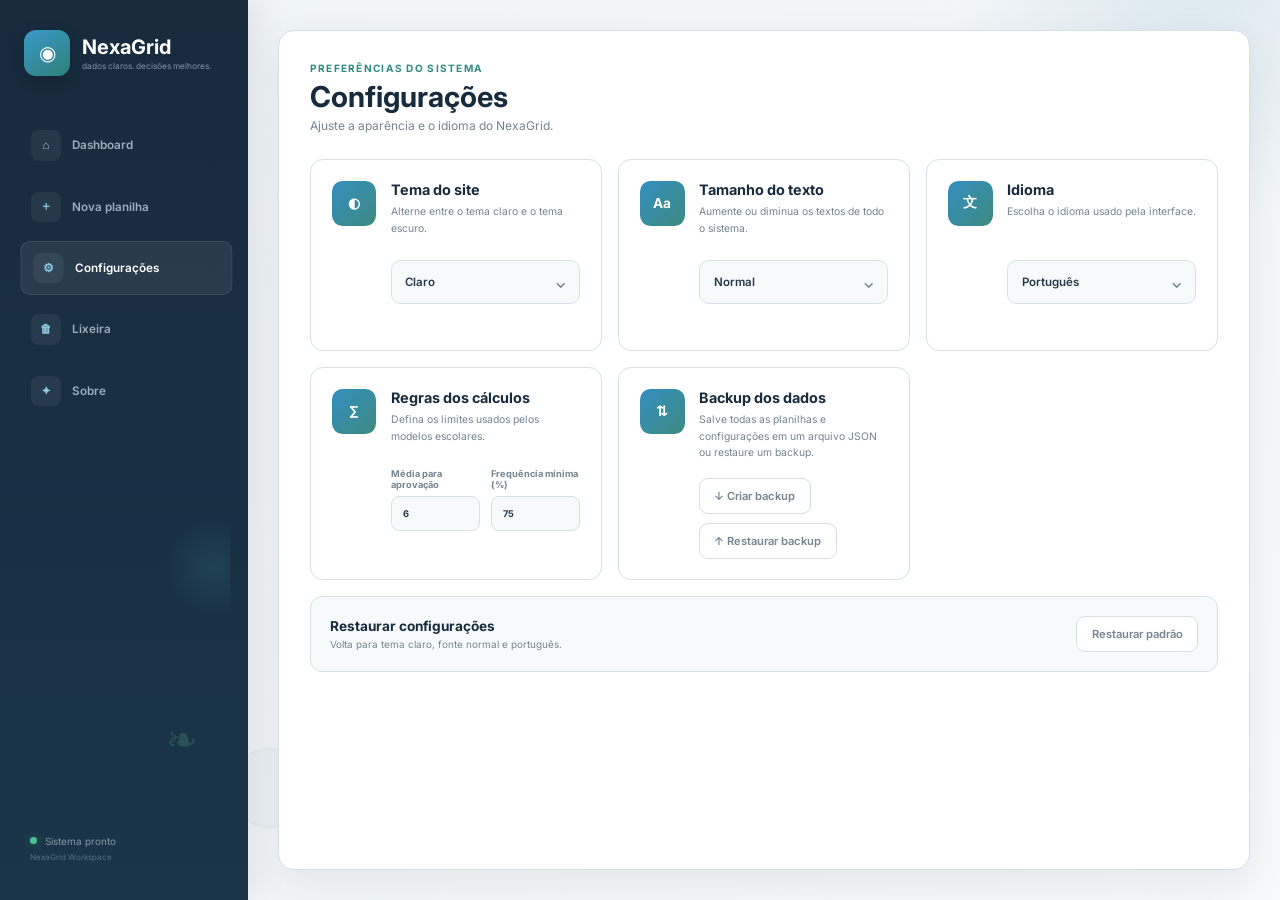
<file: configuracoes.html>
<!--
=============================================================
NEXAGRID - PÁGINA DE CONFIGURAÇÕES
=============================================================

Esta página foi separada do index para deixar o projeto mais organizado.

Ela permite alterar preferências gerais do SITE, e não apenas de uma
planilha específica:
- tema claro/escuro;
- tamanho geral dos textos;
- idioma;
- regras usadas por alguns modelos.

As escolhas são salvas no localStorage pelo script.js.
=============================================================
-->
<!doctype html>
<html lang="pt-BR">
  <head>
    <meta charset="UTF-8" />
    <meta name="viewport" content="width=device-width, initial-scale=1.0" />
    <title>Configurações - NexaGrid</title>
    <link rel="stylesheet" href="style.css" />
  </head>

  <body>
    <!-- decoração discreta do fundo -->
    <div class="bolha bolha-1"></div>
    <div class="bolha bolha-2"></div>
    <div class="bolha bolha-3"></div>

    <!-- ================================================= -->
    <!-- MENU LATERAL -->
    <!-- ================================================= -->
    <aside>
      <div class="marca">
        <div class="logo-nexagrid"><span>◉</span></div>
        <div>
          <h1>NexaGrid</h1>
          <p>dados claros. decisões melhores.</p>
        </div>
      </div>

      <nav>
        <button onclick="window.location.href = 'index.html'">
          <span class="icone-menu">⌂</span>
          <span class="texto-menu" data-i18n="nav.dashboard">Dashboard</span>
        </button>

        <button onclick="window.location.href = 'index.html?nova=1'">
          <span class="icone-menu">＋</span>
          <span class="texto-menu" data-i18n="nav.new">Nova planilha</span>
        </button>

        <button class="menu-ativo">
          <span class="icone-menu">⚙</span>
          <span class="texto-menu" data-i18n="nav.settings">Configurações</span>
        </button>

        <!-- acesso à lixeira de planilhas -->
        <button onclick="window.location.href = 'lixeira.html'">
          <span class="icone-menu">🗑</span>
          <span class="texto-menu" data-i18n="nav.trash">Lixeira</span>
        </button>

        <button onclick="window.location.href = 'sobre.html'">
          <span class="icone-menu">✦</span>
          <span class="texto-menu" data-i18n="nav.about">Sobre</span>
        </button>
      </nav>

      <div class="natureza-menu">
        <div class="sol-menu"></div>
        <div class="folha-menu">❧</div>
      </div>

      <footer class="rodape-menu">
        <div class="status-online">
          <span></span>
          <span data-i18n="status.ready">Sistema pronto</span>
        </div>
        <small>NexaGrid Workspace</small>
      </footer>
    </aside>

    <!-- ================================================= -->
    <!-- PÁGINA DE CONFIGURAÇÕES -->
    <!-- ================================================= -->
    <main>
      <section id="configuracoes" class="pagina-configuracoes">
        <header class="cabecalho-configuracoes">
          <div>
            <p class="saudacao" data-i18n="settings.eyebrow">
              Preferências do sistema
            </p>
            <h2 data-i18n="settings.title">Configurações</h2>
            <p class="subtitulo" data-i18n="settings.subtitle">
              Ajuste a aparência e o idioma do NexaGrid.
            </p>
          </div>
        </header>

        <div class="grade-configuracoes">
          <!-- ================================================= -->
          <!-- TEMA -->
          <!-- ================================================= -->
          <article class="card-configuracao">
            <div class="icone-configuracao">◐</div>

            <div class="conteudo-configuracao">
              <h3 data-i18n="settings.theme">Tema do site</h3>
              <p data-i18n="settings.themeText">
                Alterne entre o tema claro e o tema escuro.
              </p>

              <!--
                menu próprio do NexaGrid.
                não usa o menu padrão do navegador.
              -->
              <div class="select-personalizado" data-input="configTema">
                <input id="configTema" type="hidden" value="light" />

                <button
                  type="button"
                  class="select-personalizado-botao"
                  onclick="alternarMenuConfiguracao(this)"
                  aria-expanded="false"
                >
                  <span class="select-personalizado-valor">Claro</span>
                  <span class="select-personalizado-seta">⌄</span>
                </button>

                <div class="select-personalizado-menu">
                  <button
                    type="button"
                    data-value="light"
                    data-i18n="settings.light"
                    onclick="selecionarOpcaoConfiguracao(this, 'configTema')"
                  >
                    Claro
                  </button>

                  <button
                    type="button"
                    data-value="dark"
                    data-i18n="settings.dark"
                    onclick="selecionarOpcaoConfiguracao(this, 'configTema')"
                  >
                    Escuro
                  </button>
                </div>
              </div>
            </div>
          </article>

          <!-- ================================================= -->
          <!-- TAMANHO DA FONTE -->
          <!-- ================================================= -->
          <article class="card-configuracao">
            <div class="icone-configuracao">Aa</div>

            <div class="conteudo-configuracao">
              <h3 data-i18n="settings.font">Tamanho do texto</h3>
              <p data-i18n="settings.fontText">
                Aumente ou diminua os textos de todo o sistema.
              </p>

              <div class="select-personalizado" data-input="configFonte">
                <input id="configFonte" type="hidden" value="normal" />

                <button
                  type="button"
                  class="select-personalizado-botao"
                  onclick="alternarMenuConfiguracao(this)"
                  aria-expanded="false"
                >
                  <span class="select-personalizado-valor">Normal</span>
                  <span class="select-personalizado-seta">⌄</span>
                </button>

                <div class="select-personalizado-menu">
                  <button
                    type="button"
                    data-value="small"
                    data-i18n="font.small"
                    onclick="selecionarOpcaoConfiguracao(this, 'configFonte')"
                  >
                    Pequena
                  </button>

                  <button
                    type="button"
                    data-value="normal"
                    data-i18n="font.normal"
                    onclick="selecionarOpcaoConfiguracao(this, 'configFonte')"
                  >
                    Normal
                  </button>

                  <button
                    type="button"
                    data-value="large"
                    data-i18n="font.large"
                    onclick="selecionarOpcaoConfiguracao(this, 'configFonte')"
                  >
                    Grande
                  </button>
                </div>
              </div>
            </div>
          </article>

          <!-- ================================================= -->
          <!-- IDIOMA -->
          <!-- ================================================= -->
          <article class="card-configuracao">
            <div class="icone-configuracao">文</div>

            <div class="conteudo-configuracao">
              <h3 data-i18n="settings.language">Idioma</h3>
              <p data-i18n="settings.languageText">
                Escolha o idioma usado pela interface.
              </p>

              <div class="select-personalizado" data-input="configIdioma">
                <input id="configIdioma" type="hidden" value="pt-BR" />

                <button
                  type="button"
                  class="select-personalizado-botao"
                  onclick="alternarMenuConfiguracao(this)"
                  aria-expanded="false"
                >
                  <span class="select-personalizado-valor">Português</span>
                  <span class="select-personalizado-seta">⌄</span>
                </button>

                <div class="select-personalizado-menu">
                  <button
                    type="button"
                    data-value="pt-BR"
                    onclick="selecionarOpcaoConfiguracao(this, 'configIdioma')"
                  >
                    Português
                  </button>

                  <button
                    type="button"
                    data-value="en"
                    onclick="selecionarOpcaoConfiguracao(this, 'configIdioma')"
                  >
                    English
                  </button>
                </div>
              </div>
            </div>
          </article>

          <!-- ================================================= -->
          <!-- REGRAS DOS MODELOS -->
          <!-- ================================================= -->
          <article class="card-configuracao card-configuracao-largo">
            <div class="icone-configuracao">∑</div>
            <div class="conteudo-configuracao">
              <h3 data-i18n="settings.rules">Regras dos cálculos</h3>
              <p data-i18n="settings.rulesText">
                Defina os limites usados pelos modelos escolares.
              </p>

              <div class="grade-regras">
                <label>
                  <span data-i18n="settings.passGrade"
                    >Média para aprovação</span
                  >
                  <input
                    id="configMediaAprovacao"
                    type="number"
                    min="0"
                    max="10"
                    step="0.1"
                    value="6"
                    onchange="alterarConfiguracoes()"
                  />
                </label>

                <label>
                  <span data-i18n="settings.minAttendance"
                    >Frequência mínima (%)</span
                  >
                  <input
                    id="configFrequenciaMinima"
                    type="number"
                    min="0"
                    max="100"
                    step="1"
                    value="75"
                    onchange="alterarConfiguracoes()"
                  />
                </label>
              </div>
            </div>
          </article>

          <!-- ================================================= -->
          <!-- BACKUP -->
          <!-- ================================================= -->
          <article class="card-configuracao card-configuracao-largo">
            <div class="icone-configuracao">⇅</div>
            <div class="conteudo-configuracao">
              <h3 data-i18n="settings.backup">Backup dos dados</h3>
              <p data-i18n="settings.backupText">
                Salve todas as planilhas e configurações em um arquivo JSON ou
                restaure um backup.
              </p>

              <div class="acoes-configuracao">
                <button
                  type="button"
                  onclick="exportarBackup()"
                  data-i18n="settings.backupExport"
                >
                  ↓ Criar backup
                </button>
                <button
                  type="button"
                  onclick="selecionarBackup()"
                  data-i18n="settings.backupImport"
                >
                  ↑ Restaurar backup
                </button>
                <input
                  id="arquivoBackup"
                  class="arquivo-escondido"
                  type="file"
                  accept=".json,application/json"
                  onchange="importarBackup(event)"
                />
              </div>
            </div>
          </article>
        </div>

        <!-- restaura as configurações gerais -->
        <section class="area-restaurar-config">
          <div>
            <h3 data-i18n="settings.restoreTitle">Restaurar configurações</h3>
            <p data-i18n="settings.restoreText">
              Volta para tema claro, fonte normal e português.
            </p>
          </div>

          <button
            onclick="restaurarConfiguracoes()"
            data-i18n="settings.restore"
          >
            Restaurar padrão
          </button>
        </section>
      </section>
    </main>

    <!-- ================================================= -->
    <!-- MODAL DE NOTIFICAÇÃO DO NEXAGRID -->
    <!-- ================================================= -->
    <!-- necessário para confirmar a restauração sem usar alert/confirm do navegador -->
    <dialog id="modalNotificacao" class="modal-notificacao">
      <div class="conteudo-notificacao">
        <div class="topo-notificacao">
          <div id="iconeNotificacao" class="icone-notificacao">!</div>

          <div>
            <h2 id="notificacaoTitulo">NexaGrid</h2>
            <p id="notificacaoMensagem"></p>
          </div>
        </div>

        <div id="areaInputNotificacao" class="area-input-notificacao escondido">
          <input id="inputNotificacao" autocomplete="off" />
        </div>

        <footer>
          <button
            type="button"
            id="botaoCancelarNotificacao"
            onclick="cancelarNotificacao()"
          >
            Cancelar
          </button>

          <button
            type="button"
            id="botaoConfirmarNotificacao"
            class="principal"
            onclick="confirmarNotificacao()"
          >
            OK
          </button>
        </footer>
      </div>
    </dialog>

    <script src="script.js"></script>
  </body>
</html>
</file>
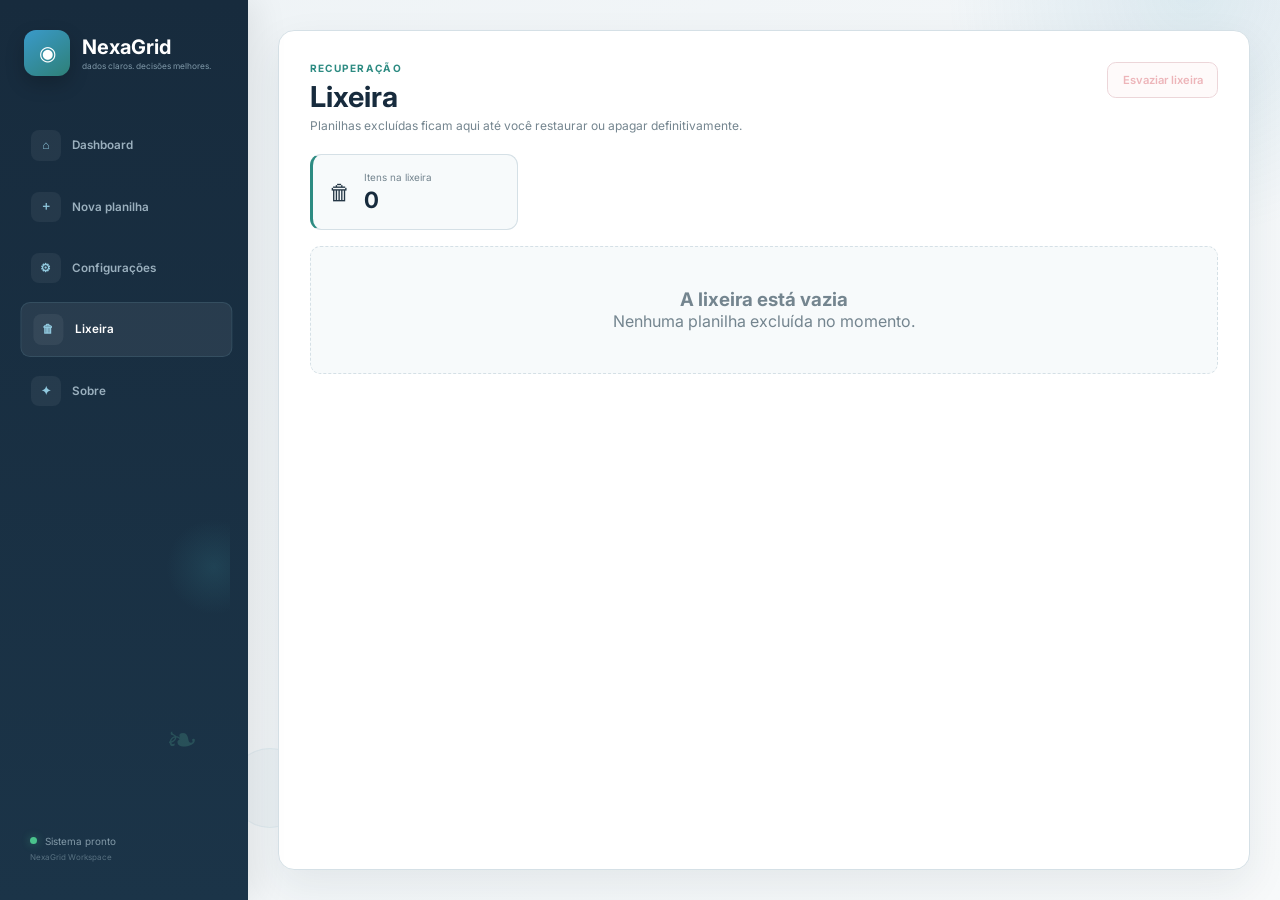
<file: lixeira.html>
<!--
=============================================================
NEXAGRID - LIXEIRA
=============================================================

Esta página mostra planilhas que foram excluídas pelo usuário.

A exclusão normal não apaga mais a planilha imediatamente. Em vez disso,
ela é movida para uma área separada no localStorage chamada lixeira.

Nesta página o usuário pode:
- restaurar uma planilha;
- excluir uma planilha definitivamente;
- esvaziar toda a lixeira.
=============================================================
-->
<!doctype html>
<html lang="pt-BR">
  <head>
    <meta charset="UTF-8" />
    <meta name="viewport" content="width=device-width, initial-scale=1.0" />
    <title>Lixeira - NexaGrid</title>
    <link rel="stylesheet" href="style.css" />
  </head>

  <body>
    <!-- decoração usada nas outras páginas -->
    <div class="bolha bolha-1"></div>
    <div class="bolha bolha-2"></div>
    <div class="bolha bolha-3"></div>

    <!-- ================================================= -->
    <!-- MENU LATERAL -->
    <!-- ================================================= -->
    <aside>
      <div class="marca">
        <div class="logo-nexagrid"><span>◉</span></div>
        <div>
          <h1>NexaGrid</h1>
          <p>dados claros. decisões melhores.</p>
        </div>
      </div>

      <nav>
        <button onclick="window.location.href = 'index.html'">
          <span class="icone-menu">⌂</span>
          <span class="texto-menu" data-i18n="nav.dashboard">Dashboard</span>
        </button>

        <button onclick="window.location.href = 'index.html?nova=1'">
          <span class="icone-menu">＋</span>
          <span class="texto-menu" data-i18n="nav.new">Nova planilha</span>
        </button>

        <button onclick="window.location.href = 'configuracoes.html'">
          <span class="icone-menu">⚙</span>
          <span class="texto-menu" data-i18n="nav.settings">Configurações</span>
        </button>

        <!-- item ativo desta página -->
        <button class="menu-ativo">
          <span class="icone-menu">🗑</span>
          <span class="texto-menu" data-i18n="nav.trash">Lixeira</span>
        </button>

        <button onclick="window.location.href = 'sobre.html'">
          <span class="icone-menu">✦</span>
          <span class="texto-menu" data-i18n="nav.about">Sobre</span>
        </button>
      </nav>

      <div class="natureza-menu">
        <div class="sol-menu"></div>
        <div class="folha-menu">❧</div>
      </div>

      <footer class="rodape-menu">
        <div class="status-online">
          <span></span>
          <span data-i18n="status.ready">Sistema pronto</span>
        </div>
        <small>NexaGrid Workspace</small>
      </footer>
    </aside>

    <!-- ================================================= -->
    <!-- CONTEÚDO DA LIXEIRA -->
    <!-- ================================================= -->
    <main>
      <section class="pagina-lixeira">
        <header class="cabecalho-lixeira">
          <div>
            <p class="saudacao" data-i18n="trash.eyebrow">Recuperação</p>
            <h2 data-i18n="trash.title">Lixeira</h2>
            <p class="subtitulo" data-i18n="trash.subtitle">
              Planilhas excluídas ficam aqui até você restaurar ou apagar
              definitivamente.
            </p>
          </div>

          <!-- apaga todo o conteúdo da lixeira após confirmação -->
          <button
            id="botaoEsvaziarLixeira"
            class="acao-perigosa"
            type="button"
            onclick="esvaziarLixeira()"
            data-i18n="trash.empty"
          >
            Esvaziar lixeira
          </button>
        </header>

        <!-- mostra quantas planilhas estão aguardando recuperação -->
        <section class="resumo-lixeira">
          <div>
            <span>🗑</span>
            <div>
              <small data-i18n="trash.items">Itens na lixeira</small>
              <strong id="totalLixeira">0</strong>
            </div>
          </div>
        </section>

        <!-- os cards são criados pelo JavaScript -->
        <div id="listaLixeira" class="lista-planilhas lista-lixeira"></div>
      </section>
    </main>

    <!-- mensagens temporárias -->
    <div id="toastContainer" class="toast-container" aria-live="polite"></div>

    <!-- ================================================= -->
    <!-- MODAL DE CONFIRMAÇÃO DO PRÓPRIO NEXAGRID -->
    <!-- ================================================= -->
    <dialog id="modalNotificacao" class="modal-notificacao">
      <div class="conteudo-notificacao">
        <div class="topo-notificacao">
          <div id="iconeNotificacao" class="icone-notificacao">!</div>
          <div>
            <h2 id="notificacaoTitulo">NexaGrid</h2>
            <p id="notificacaoMensagem"></p>
          </div>
        </div>

        <div id="areaInputNotificacao" class="area-input-notificacao escondido">
          <input id="inputNotificacao" autocomplete="off" />
        </div>

        <footer>
          <button
            type="button"
            id="botaoCancelarNotificacao"
            onclick="cancelarNotificacao()"
          >
            Cancelar
          </button>

          <button
            type="button"
            id="botaoConfirmarNotificacao"
            class="principal"
            onclick="confirmarNotificacao()"
          >
            OK
          </button>
        </footer>
      </div>
    </dialog>

    <script src="script.js"></script>
  </body>
</html>
</file>
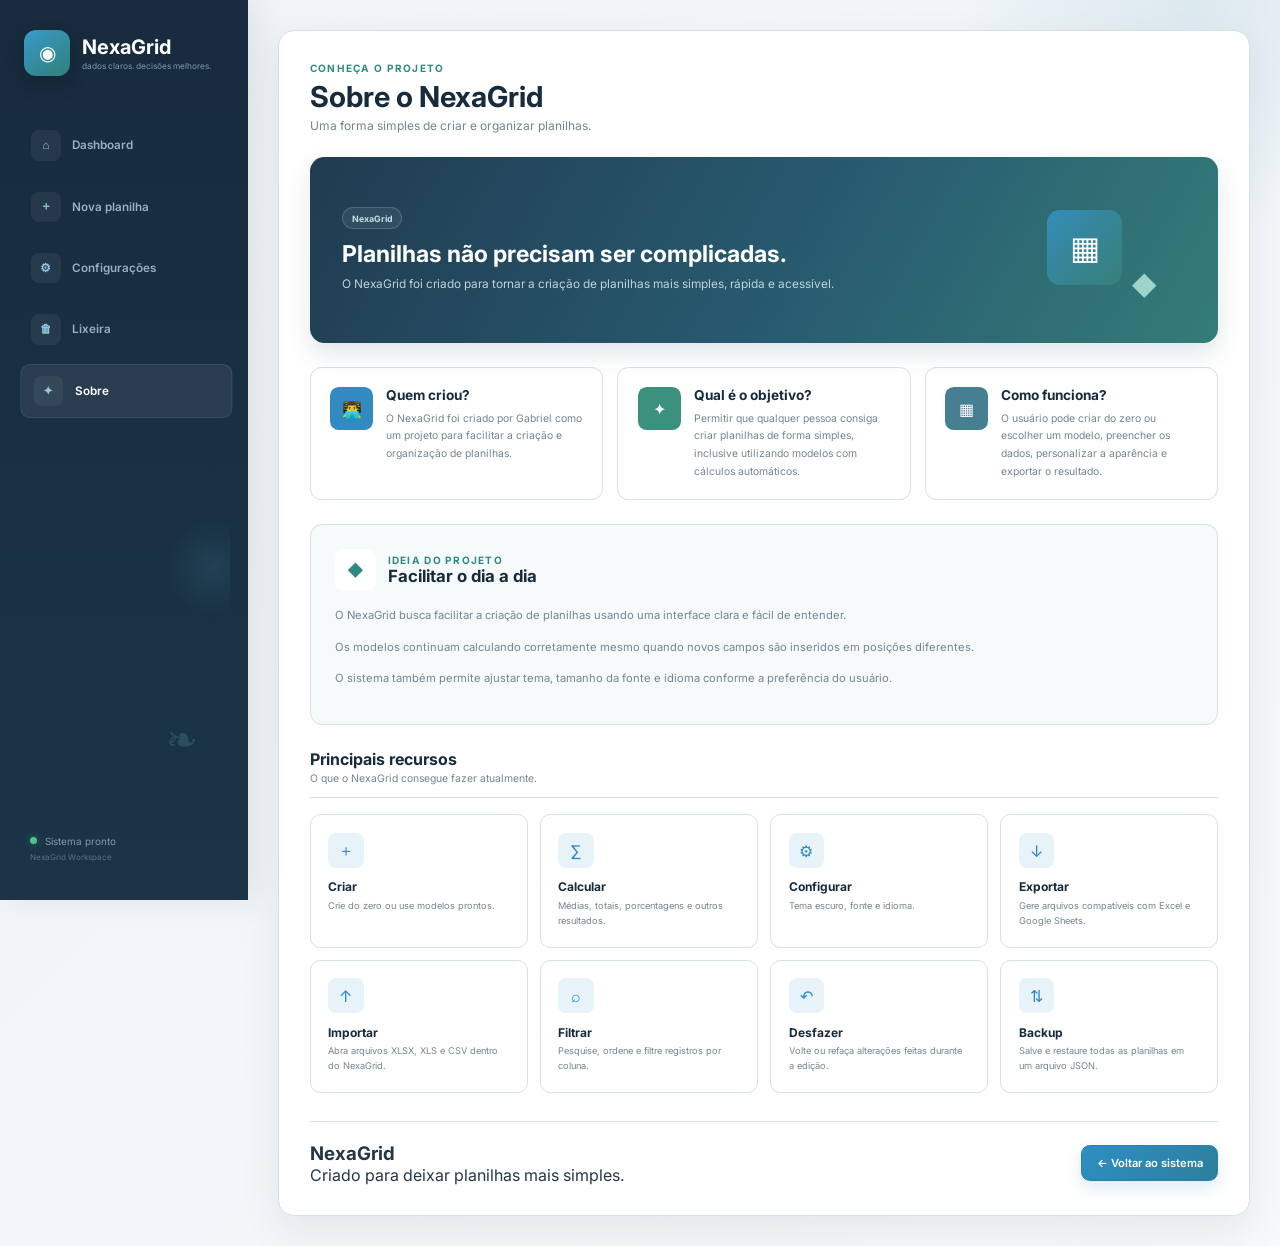
<file: sobre.html>
<!--
=============================================================
NEXAGRID - PÁGINA SOBRE
=============================================================

Esta página apresenta o projeto, o objetivo do NexaGrid e seus recursos.
Ela usa o mesmo style.css e script.js para manter o tema e o idioma
sincronizados com o restante do sistema.
=============================================================
-->
<!doctype html>
<html lang="pt-BR">
  <head>
    <meta charset="UTF-8" />
    <meta name="viewport" content="width=device-width, initial-scale=1.0" />
    <title>Sobre - NexaGrid</title>
    <link rel="stylesheet" href="style.css" />
  </head>
  <body>
    <!-- decoração -->
    <div class="bolha bolha-1"></div>
    <div class="bolha bolha-2"></div>

    <!-- ================================================= -->
    <!-- MENU -->
    <!-- ================================================= -->
    <aside>
      <div class="marca">
        <div class="logo-nexagrid"><span>◉</span></div>
        <div>
          <h1>NexaGrid</h1>
          <p>dados claros. decisões melhores.</p>
        </div>
      </div>

      <nav>
        <button onclick="window.location.href = 'index.html'">
          <span class="icone-menu">⌂</span>
          <span class="texto-menu" data-i18n="nav.dashboard">Dashboard</span>
        </button>

        <button onclick="window.location.href = 'index.html?nova=1'">
          <span class="icone-menu">＋</span>
          <span class="texto-menu" data-i18n="nav.new">Nova planilha</span>
        </button>

        <button onclick="window.location.href = 'configuracoes.html'">
          <span class="icone-menu">⚙</span>
          <span class="texto-menu" data-i18n="nav.settings">Configurações</span>
        </button>

        <!-- acesso à lixeira de planilhas -->
        <button onclick="window.location.href = 'lixeira.html'">
          <span class="icone-menu">🗑</span>
          <span class="texto-menu" data-i18n="nav.trash">Lixeira</span>
        </button>

        <button class="menu-ativo">
          <span class="icone-menu">✦</span>
          <span class="texto-menu" data-i18n="nav.about">Sobre</span>
        </button>
      </nav>

      <div class="natureza-menu">
        <div class="sol-menu"></div>
        <div class="folha-menu">❧</div>
      </div>

      <footer class="rodape-menu">
        <div class="status-online">
          <span></span>
          <span data-i18n="status.ready">Sistema pronto</span>
        </div>
        <small>NexaGrid Workspace</small>
      </footer>
    </aside>

    <!-- ================================================= -->
    <!-- CONTEÚDO SOBRE -->
    <!-- ================================================= -->
    <main>
      <section class="pagina-sobre">
        <header class="cabecalho-sobre">
          <p class="saudacao" data-i18n="about.eyebrow">Conheça o projeto</p>
          <h2 data-i18n="about.title">Sobre o NexaGrid</h2>
          <p class="subtitulo" data-i18n="about.subtitle">
            Uma forma simples de criar e organizar planilhas.
          </p>
        </header>

        <section class="banner-sobre">
          <div>
            <span class="mini-etiqueta">NexaGrid</span>
            <h3 data-i18n="about.bannerTitle">
              Planilhas não precisam ser complicadas.
            </h3>
            <p data-i18n="about.bannerText">
              O NexaGrid foi criado para tornar a criação de planilhas mais
              simples, rápida e acessível.
            </p>
          </div>

          <div class="ilustracao-sobre">
            <span class="icone-planilha">▦</span>
            <span class="icone-folha">◆</span>
          </div>
        </section>

        <section class="cards-sobre">
          <article class="card-sobre">
            <div class="icone-card-sobre">👨‍💻</div>
            <div>
              <h3 data-i18n="about.creatorTitle">Quem criou?</h3>
              <p data-i18n="about.creatorText">
                O NexaGrid foi criado por Gabriel como um projeto para facilitar
                a criação e organização de planilhas.
              </p>
            </div>
          </article>

          <article class="card-sobre">
            <div class="icone-card-sobre verde-card">✦</div>
            <div>
              <h3 data-i18n="about.goalTitle">Qual é o objetivo?</h3>
              <p data-i18n="about.goalText">
                Permitir que qualquer pessoa consiga criar planilhas de forma
                simples, inclusive utilizando modelos com cálculos automáticos.
              </p>
            </div>
          </article>

          <article class="card-sobre">
            <div class="icone-card-sobre ciano-card">▦</div>
            <div>
              <h3 data-i18n="about.howTitle">Como funciona?</h3>
              <p data-i18n="about.howText">
                O usuário pode criar do zero ou escolher um modelo, preencher os
                dados, personalizar a aparência e exportar o resultado.
              </p>
            </div>
          </article>
        </section>

        <section class="objetivo-sobre">
          <div class="titulo-objetivo">
            <span>◆</span>
            <div>
              <p class="saudacao" data-i18n="about.ideaEyebrow">
                Ideia do projeto
              </p>
              <h3 data-i18n="about.ideaTitle">Facilitar o dia a dia</h3>
            </div>
          </div>

          <p data-i18n="about.ideaText1">
            O NexaGrid busca facilitar a criação de planilhas usando uma
            interface clara e fácil de entender.
          </p>
          <p data-i18n="about.ideaText2">
            Os modelos continuam calculando corretamente mesmo quando novos
            campos são inseridos em posições diferentes.
          </p>
          <p data-i18n="about.ideaText3">
            O sistema também permite ajustar tema, tamanho da fonte e idioma
            conforme a preferência do usuário.
          </p>
        </section>

        <section class="recursos-sobre">
          <div class="titulo-area">
            <div>
              <h3 data-i18n="about.resourcesTitle">Principais recursos</h3>
              <p data-i18n="about.resourcesText">
                O que o NexaGrid consegue fazer atualmente.
              </p>
            </div>
          </div>

          <div class="lista-recursos">
            <article>
              <span>＋</span>
              <h4 data-i18n="about.resourceCreate">Criar</h4>
              <p data-i18n="about.resourceCreateText">
                Crie do zero ou use modelos prontos.
              </p>
            </article>

            <article>
              <span>∑</span>
              <h4 data-i18n="about.resourceCalc">Calcular</h4>
              <p data-i18n="about.resourceCalcText">
                Médias, totais, porcentagens e outros resultados.
              </p>
            </article>

            <article>
              <span>⚙</span>
              <h4 data-i18n="about.resourceSettings">Configurar</h4>
              <p data-i18n="about.resourceSettingsText">
                Tema escuro, fonte e idioma.
              </p>
            </article>

            <article>
              <span>↓</span>
              <h4 data-i18n="about.resourceExport">Exportar</h4>
              <p data-i18n="about.resourceExportText">
                Gere arquivos compatíveis com Excel e Google Sheets.
              </p>
            </article>

            <article>
              <span>↑</span>
              <h4 data-i18n="about.resourceImport">Importar</h4>
              <p data-i18n="about.resourceImportText">
                Abra arquivos XLSX, XLS e CSV dentro do NexaGrid.
              </p>
            </article>

            <article>
              <span>⌕</span>
              <h4 data-i18n="about.resourceFilter">Filtrar</h4>
              <p data-i18n="about.resourceFilterText">
                Pesquise, ordene e filtre registros por coluna.
              </p>
            </article>

            <article>
              <span>↶</span>
              <h4 data-i18n="about.resourceUndo">Desfazer</h4>
              <p data-i18n="about.resourceUndoText">
                Volte ou refaça alterações feitas durante a edição.
              </p>
            </article>

            <article>
              <span>⇅</span>
              <h4 data-i18n="about.resourceBackup">Backup</h4>
              <p data-i18n="about.resourceBackupText">
                Salve e restaure todas as planilhas em um arquivo JSON.
              </p>
            </article>
          </div>
        </section>

        <footer class="final-sobre">
          <div>
            <h3>NexaGrid</h3>
            <p data-i18n="about.footerText">
              Criado para deixar planilhas mais simples.
            </p>
          </div>

          <button
            class="principal"
            onclick="window.location.href = 'index.html'"
            data-i18n="about.back"
          >
            ← Voltar ao sistema
          </button>
        </footer>
      </section>
    </main>

    <!--
        carregamos o mesmo JS para aplicar
        tema, fonte e idioma também nesta página.
    -->
    <script src="script.js"></script>
  </body>
</html>
</file>
<file: style.css>
/*
=============================================================
NEXAGRID - STYLE.CSS
=============================================================

Este arquivo controla toda a aparência do sistema.

ORGANIZAÇÃO PRINCIPAL:
1. Variáveis de cor do tema claro.
2. Variáveis sobrescritas quando o tema escuro está ativo.
3. Menu lateral e navegação.
4. Dashboard e cards.
5. Editor, personalização e tabela.
6. Modais e menus personalizados.
7. Configurações e página Sobre.
8. Responsividade para telas menores.
9. Melhorias recentes: scrollbar temática, painel rápido e selects.

COMO O TEMA ESCURO FUNCIONA:
O JavaScript coloca data-theme="dark" no elemento <html>.
O CSS então troca apenas as variáveis de cor. Dessa forma não é
necessário duplicar todos os estilos.

COMO A FONTE GERAL FUNCIONA:
O JavaScript altera o font-size do elemento <html>. Como grande parte
das medidas usa rem, a interface inteira cresce ou diminui de forma
proporcional.
=============================================================
*/

/* ================================================= */
/* FONTE E CONFIGURAÇÕES GERAIS */
/* ================================================= */

@import url("https://fonts.googleapis.com/css2?family=Inter:wght@400;500;600;700;800&display=swap");

* {
  margin: 0;
  padding: 0;
  box-sizing: border-box;
}

/*
    o JavaScript altera este tamanho.
    como o site usa rem, toda a interface acompanha.
*/
html {
  font-size: 16px;
}

/* tema claro */
:root {
  --fundo: #eef3f6;
  --fundo-secundario: #f7f9fa;
  --painel: #ffffff;
  --painel-secundario: #f7fafb;
  --painel-hover: #f1f6f8;
  --menu: #172b3d;
  --menu-secundario: #1b3448;
  --texto: #253746;
  --texto-forte: #172b3d;
  --texto-claro: #74858f;
  --azul: #2788c7;
  --azul-claro: #e8f3f9;
  --verde: #2d8b82;
  --verde-claro: #e9f6f3;
  --borda: #d5e0e6;
  --vermelho: #d75b65;
  --sombra: rgba(28, 53, 69, 0.08);
}

/*
    tema escuro.
    as mesmas classes continuam funcionando,
    só mudamos as variáveis de cor.
*/
html[data-theme="dark"] {
  --fundo: #0f1720;
  --fundo-secundario: #121d27;
  --painel: #18242e;
  --painel-secundario: #1d2b36;
  --painel-hover: #22333f;
  --menu: #0b131b;
  --menu-secundario: #111f29;
  --texto: #d8e3e8;
  --texto-forte: #f1f6f8;
  --texto-claro: #91a4ae;
  --azul: #4da3d5;
  --azul-claro: #1d3543;
  --verde: #55a99d;
  --verde-claro: #1e3937;
  --borda: #31424d;
  --vermelho: #ef7881;
  --sombra: rgba(0, 0, 0, 0.25);
}

body {
  min-height: 100vh;
  display: flex;
  font-family: "Inter", sans-serif;
  color: var(--texto);
  background: linear-gradient(135deg, var(--fundo), var(--fundo-secundario));
  overflow-x: hidden;
  transition:
    background 0.25s,
    color 0.25s;
}

body::before {
  content: "";
  width: 31rem;
  height: 31rem;
  position: fixed;
  top: -16rem;
  right: -10rem;
  border-radius: 50%;
  background: radial-gradient(
    circle,
    rgba(62, 145, 185, 0.13),
    transparent 70%
  );
  pointer-events: none;
}

/* decoração discreta */
.bolha {
  position: fixed;
  border-radius: 50%;
  border: 1px solid rgba(85, 154, 181, 0.08);
  background: rgba(58, 139, 166, 0.03);
  pointer-events: none;
  z-index: 0;
}

.bolha-1 {
  width: 7rem;
  height: 7rem;
  top: 13%;
  right: 5%;
}
.bolha-2 {
  width: 3rem;
  height: 3rem;
  top: 31%;
  right: 13%;
}
.bolha-3 {
  width: 5rem;
  height: 5rem;
  left: 18%;
  bottom: 8%;
}

/* ================================================= */
/* MENU LATERAL */
/* ================================================= */

aside {
  width: 15.5rem;
  height: 100vh;
  position: fixed;
  top: 0;
  left: 0;
  padding: 1.6rem 1.1rem;
  display: flex;
  flex-direction: column;
  background: linear-gradient(180deg, var(--menu), var(--menu-secundario));
  box-shadow: 0.5rem 0 2rem rgba(0, 0, 0, 0.08);
  z-index: 20;
}

.marca {
  display: flex;
  align-items: center;
  gap: 0.75rem;
  padding: 0.25rem 0.4rem;
  margin-bottom: 2.4rem;
}

.logo-nexagrid {
  min-width: 2.9rem;
  width: 2.9rem;
  height: 2.9rem;
  display: flex;
  align-items: center;
  justify-content: center;
  border-radius: 0.75rem;
  color: white;
  font-size: 1.25rem;
  background: linear-gradient(145deg, #3a9aca, #2e8077);
  box-shadow: 0 0.5rem 1.2rem rgba(0, 0, 0, 0.2);
}

.marca h1 {
  color: white;
  font-size: 1.25rem;
  font-weight: 700;
}

.marca p {
  margin-top: 0.15rem;
  color: #7f98a8;
  font-size: 0.52rem;
}

nav {
  display: flex;
  flex-direction: column;
  gap: 0.45rem;
}

nav button {
  width: 100%;
  padding: 0.68rem 0.75rem;
  display: flex;
  align-items: center;
  gap: 0.7rem;
  border: 1px solid transparent;
  border-radius: 0.6rem;
  background: transparent;
  color: #9bb0be;
  font-family: inherit;
  font-size: 0.73rem;
  font-weight: 600;
  cursor: pointer;
  transition: 0.2s;
}

.icone-menu {
  min-width: 1.9rem;
  width: 1.9rem;
  height: 1.9rem;
  display: flex;
  align-items: center;
  justify-content: center;
  border-radius: 0.5rem;
  color: #91c9df;
  background: rgba(255, 255, 255, 0.06);
}

nav button:hover,
.menu-ativo {
  color: white !important;
  border-color: rgba(130, 190, 211, 0.13) !important;
  background: rgba(255, 255, 255, 0.07) !important;
  transform: translateX(0.15rem);
}

.natureza-menu {
  position: relative;
  flex: 1;
  overflow: hidden;
}

.sol-menu {
  width: 6rem;
  height: 6rem;
  position: absolute;
  top: 25%;
  right: -2rem;
  border-radius: 50%;
  background: radial-gradient(
    circle,
    rgba(62, 151, 164, 0.17),
    transparent 70%
  );
}

.folha-menu {
  position: absolute;
  bottom: 15%;
  right: 2rem;
  color: rgba(82, 170, 149, 0.25);
  font-size: 2.4rem;
}

.rodape-menu {
  padding: 0.75rem;
  display: flex;
  flex-direction: column;
  gap: 0.35rem;
}

.status-online {
  display: flex;
  align-items: center;
  gap: 0.5rem;
  color: #839aa8;
  font-size: 0.62rem;
}

.status-online > span:first-child {
  width: 0.45rem;
  height: 0.45rem;
  border-radius: 50%;
  background: #4ac38c;
  box-shadow: 0 0 0.5rem rgba(74, 195, 140, 0.45);
}

.rodape-menu small {
  color: #587181;
  font-size: 0.5rem;
}

/* ================================================= */
/* ÁREA PRINCIPAL */
/* ================================================= */

main {
  width: calc(100% - 15.5rem);
  min-width: 0;
  min-height: 100vh;
  margin-left: 15.5rem;
  padding: 1.9rem;
  position: relative;
  z-index: 2;
}

#dashboard,
#editor,
#configuracoes,
.pagina-sobre {
  width: 100%;
  min-width: 0;
  max-width: 87rem;
  min-height: calc(100vh - 3.8rem);
  margin: auto;
  padding: 1.9rem;
  border: 1px solid var(--borda);
  border-radius: 1rem;
  background: var(--painel);
  box-shadow: 0 1rem 2.6rem var(--sombra);
  transition:
    background 0.25s,
    border-color 0.25s;
}

.escondido {
  display: none !important;
}

.cabecalho-dashboard,
.cabecalho-editor,
.cabecalho-configuracoes {
  display: flex;
  align-items: center;
  justify-content: space-between;
  gap: 1.3rem;
  margin-bottom: 1.6rem;
}

.saudacao {
  color: var(--verde);
  font-size: 0.63rem;
  font-weight: 700;
  text-transform: uppercase;
  letter-spacing: 0.08rem;
}

.cabecalho-dashboard h2,
.cabecalho-configuracoes h2,
.cabecalho-sobre h2 {
  margin-top: 0.3rem;
  color: var(--texto-forte);
  font-size: 1.8rem;
  font-weight: 700;
}

.subtitulo {
  margin-top: 0.3rem;
  color: var(--texto-claro);
  font-size: 0.75rem;
}

/* ================================================= */
/* BOTÕES */
/* ================================================= */

button {
  padding: 0.62rem 0.9rem;
  border: 1px solid var(--borda);
  border-radius: 0.55rem;
  background: var(--painel);
  color: var(--texto-claro);
  font-family: inherit;
  font-size: 0.7rem;
  font-weight: 600;
  cursor: pointer;
  transition: 0.2s;
}

button:hover {
  border-color: var(--azul);
  color: var(--azul);
  background: var(--painel-hover);
  transform: translateY(-0.08rem);
}

.principal {
  border-color: #277fae;
  color: white;
  background: linear-gradient(135deg, #2e8fc4, #2c7f9a);
  box-shadow: 0 0.4rem 1rem rgba(39, 136, 199, 0.17);
}

.principal:hover {
  color: white;
  background: linear-gradient(135deg, #3499cf, #348b91);
}

/* ================================================= */
/* BANNER */
/* ================================================= */

.banner,
.banner-sobre {
  min-height: 10.4rem;
  margin-bottom: 1.5rem;
  padding: 1.8rem 2rem;
  display: flex;
  align-items: center;
  justify-content: space-between;
  position: relative;
  overflow: hidden;
  border-radius: 0.9rem;
  background: linear-gradient(120deg, #203b50 0%, #285b70 55%, #347d78 100%);
  box-shadow: 0 0.65rem 1.5rem rgba(25, 63, 82, 0.13);
}

.banner-texto {
  position: relative;
  z-index: 3;
}

.mini-etiqueta {
  display: inline-block;
  margin-bottom: 0.65rem;
  padding: 0.28rem 0.55rem;
  border: 1px solid rgba(255, 255, 255, 0.15);
  border-radius: 50px;
  color: #bce3e1;
  background: rgba(255, 255, 255, 0.07);
  font-size: 0.55rem;
  font-weight: 700;
}

.banner h3,
.banner-sobre h3 {
  margin-bottom: 0.45rem;
  color: white;
  font-size: 1.45rem;
}

.banner p,
.banner-sobre p {
  max-width: 32rem;
  color: #c0d2da;
  font-size: 0.74rem;
  line-height: 1.65;
}

.banner-ilustracao {
  width: 17rem;
  height: 8rem;
  position: relative;
}

.orbita {
  position: absolute;
  border-radius: 50%;
  border: 1px solid rgba(255, 255, 255, 0.12);
}

.orbita-1 {
  width: 8rem;
  height: 8rem;
  right: 1rem;
  top: 0;
}

.orbita-2 {
  width: 5.5rem;
  height: 5.5rem;
  right: 2.25rem;
  top: 1.25rem;
}

.icone-banner {
  width: 3.4rem;
  height: 3.4rem;
  position: absolute;
  right: 3.3rem;
  top: 2.2rem;
  display: flex;
  align-items: center;
  justify-content: center;
  border-radius: 0.8rem;
  color: white;
  background: rgba(255, 255, 255, 0.12);
  font-size: 1.5rem;
}

/* ================================================= */
/* ESTATÍSTICAS E CARDS */
/* ================================================= */

.estatisticas {
  display: grid;
  grid-template-columns: repeat(3, 1fr);
  gap: 0.9rem;
  margin-bottom: 2rem;
}

.estatisticas > div {
  min-height: 6.2rem;
  padding: 1.1rem;
  display: flex;
  align-items: center;
  gap: 0.9rem;
  border: 1px solid var(--borda);
  border-radius: 0.75rem;
  background: var(--painel);
  transition: 0.2s;
}

.estatisticas > div:hover,
.card-planilha:hover {
  transform: translateY(-0.12rem);
  box-shadow: 0 0.5rem 1.2rem var(--sombra);
}

.icone-estatistica {
  width: 2.8rem;
  height: 2.8rem;
  display: flex;
  align-items: center;
  justify-content: center;
  border-radius: 0.65rem;
  color: white;
  font-size: 1.15rem;
}

.icone-estatistica.azul {
  background: #318ac0;
}
.icone-estatistica.verde {
  background: #398e7d;
}
.icone-estatistica.ciano {
  background: #497f96;
}

.estatisticas section p {
  color: var(--texto-claro);
  font-size: 0.63rem;
}

.estatisticas strong {
  color: var(--texto-forte);
  font-size: 1.7rem;
}

.titulo-area {
  padding-bottom: 0.8rem;
  margin-bottom: 1rem;
  border-bottom: 1px solid var(--borda);
}

.titulo-area h3 {
  color: var(--texto-forte);
  font-size: 1rem;
}

.titulo-area p {
  margin-top: 0.2rem;
  color: var(--texto-claro);
  font-size: 0.65rem;
}

.lista-planilhas {
  display: grid;
  grid-template-columns: repeat(auto-fill, minmax(17rem, 1fr));
  gap: 0.9rem;
}

.card-planilha {
  padding: 1.1rem;
  border: 1px solid var(--borda);
  border-radius: 0.7rem;
  background: var(--painel);
  cursor: pointer;
  transition: 0.2s;
}

.topo-card-planilha {
  display: flex;
  align-items: flex-start;
  justify-content: space-between;
  gap: 0.65rem;
  margin-bottom: 0.5rem;
}

.card-planilha h4 {
  color: var(--texto-forte);
  font-size: 0.82rem;
}

.card-planilha p {
  margin-bottom: 0.9rem;
  color: var(--texto-claro);
  font-size: 0.62rem;
}

.card-planilha footer {
  display: flex;
  align-items: center;
  justify-content: space-between;
}

.tag,
.tag-modelo {
  padding: 0.27rem 0.45rem;
  border-radius: 0.35rem;
  font-size: 0.48rem;
  font-weight: 700;
}

.tag {
  background: var(--azul-claro);
  color: var(--azul);
}

.tag-modelo {
  background: var(--verde-claro);
  color: var(--verde);
}

.excluir {
  color: var(--vermelho);
}

/* ================================================= */
/* EDITOR */
/* ================================================= */

.informacoes-editor {
  display: flex;
  align-items: center;
  gap: 1rem;
}

.voltar {
  background: var(--painel-secundario);
}

.mini-texto {
  color: var(--verde);
  font-size: 0.56rem;
  font-weight: 700;
  text-transform: uppercase;
  letter-spacing: 0.04rem;
}

.titulo-planilha {
  display: block;
  max-width: 34rem;
  margin-top: 0.2rem;
  border: none;
  outline: none;
  background: transparent;
  color: var(--texto-forte);
  font-family: inherit;
  font-size: 1.45rem;
  font-weight: 700;
}

#tipoPlanilha {
  margin-top: 0.2rem;
  color: var(--texto-claro);
  font-size: 0.62rem;
}

.acoes {
  display: flex;
  gap: 0.5rem;
  flex-wrap: wrap;
}

/* ================================================= */
/* PERSONALIZAÇÃO DA PLANILHA */
/* ================================================= */

.personalizacao {
  width: 100%;
  min-width: 0;
  margin-bottom: 1.2rem;
  overflow: hidden;
  border: 1px solid var(--borda);
  border-radius: 0.75rem;
  background: var(--painel);
}

.titulo-personalizacao {
  padding: 0.9rem 1rem;
  display: flex;
  align-items: center;
  justify-content: space-between;
  gap: 1rem;
  border-bottom: 1px solid var(--borda);
  background: var(--painel-secundario);
}

.titulo-personalizacao > div {
  display: flex;
  align-items: center;
  gap: 0.65rem;
}

.personalizacao-icone {
  width: 2.1rem;
  height: 2.1rem;
  display: flex;
  align-items: center;
  justify-content: center;
  border-radius: 0.5rem;
  color: white;
  background: linear-gradient(135deg, #318cc0, #398e7d);
}

.titulo-personalizacao h3 {
  color: var(--texto-forte);
  font-size: 0.82rem;
}

.titulo-personalizacao p {
  margin-top: 0.12rem;
  color: var(--texto-claro);
  font-size: 0.55rem;
}

.opcoes-personalizacao {
  padding: 1rem;
  display: grid;
  /* 4 por linha evita que o último controle seja cortado */
  grid-template-columns: repeat(4, minmax(0, 1fr));
  gap: 0.7rem;
}

.opcoes-personalizacao label {
  min-width: 0;
  display: flex;
  flex-direction: column;
  gap: 0.35rem;
  color: var(--texto-claro);
  font-size: 0.52rem;
  font-weight: 700;
}

.opcoes-personalizacao select {
  width: 100%;
  min-width: 0;
  height: 2.15rem;
  padding: 0 0.5rem;
  border: 1px solid var(--borda);
  border-radius: 0.45rem;
  color: var(--texto);
  background: var(--painel-secundario);
  font-family: inherit;
}

.opcoes-personalizacao input[type="color"] {
  width: 2.9rem;
  height: 2.15rem;
  padding: 0.2rem;
  border: 1px solid var(--borda);
  border-radius: 0.45rem;
  background: var(--painel);
}

/* ================================================= */
/* RESUMOS E TABELA */
/* ================================================= */

.resumo-modelo {
  display: grid;
  grid-template-columns: repeat(auto-fit, minmax(10rem, 1fr));
  gap: 0.7rem;
  margin-bottom: 1rem;
}

.card-resumo {
  min-height: 5.2rem;
  padding: 1rem;
  display: flex;
  flex-direction: column;
  justify-content: center;
  border: 1px solid var(--borda);
  border-left: 3px solid var(--verde);
  border-radius: 0.65rem;
  background: var(--painel);
}

.card-resumo small {
  color: var(--texto-claro);
  font-size: 0.56rem;
}

.card-resumo strong {
  margin-top: 0.28rem;
  color: var(--texto-forte);
  font-size: 1.25rem;
}

.tabela-container {
  overflow: auto;
  border: 1px solid var(--borda);
  border-radius: 0.7rem;
  background: var(--painel);
}

table {
  width: 100%;
  min-width: 44rem;
}

th {
  padding: 0.8rem;
  font-size: 0.7rem;
}

td {
  padding: 0;
}

td input {
  width: 100%;
  padding: 0.8rem;
  border: none;
  outline: none;
  color: var(--texto);
  font-family: inherit;
  background: transparent;
}

td input:focus {
  box-shadow: inset 0 0 0 2px rgba(62, 144, 190, 0.45);
}

/* campos calculados não podem ser digitados */
td input.campo-calculado {
  font-weight: 700;
  cursor: not-allowed;
  background: linear-gradient(
    90deg,
    rgba(65, 142, 175, 0.08),
    rgba(55, 143, 126, 0.08)
  ) !important;
}

.coluna-acoes {
  width: 4.8rem;
  text-align: center;
}

.modo-grade {
  border-collapse: collapse;
}

.modo-grade th,
.modo-grade td {
  border: 1px solid var(--borda);
}

.modo-tabela {
  border-collapse: separate;
  border-spacing: 0 0.45rem;
  padding: 0.55rem;
}

/* ================================================= */
/* ABA DE CONFIGURAÇÕES */
/* ================================================= */

.grade-configuracoes {
  display: grid;
  grid-template-columns: repeat(3, 1fr);
  gap: 1rem;
}

.card-configuracao {
  min-height: 12rem;
  padding: 1.3rem;
  display: flex;
  align-items: flex-start;
  gap: 0.9rem;
  border: 1px solid var(--borda);
  border-radius: 0.8rem;
  background: var(--painel);
}

.icone-configuracao {
  min-width: 2.8rem;
  width: 2.8rem;
  height: 2.8rem;
  display: flex;
  align-items: center;
  justify-content: center;
  border-radius: 0.65rem;
  color: white;
  background: linear-gradient(135deg, #348fc0, #3d8a80);
  font-size: 0.85rem;
  font-weight: 700;
}

.conteudo-configuracao {
  width: 100%;
}

.conteudo-configuracao h3 {
  color: var(--texto-forte);
  font-size: 0.9rem;
}

.conteudo-configuracao p {
  min-height: 2.5rem;
  margin: 0.4rem 0 1rem;
  color: var(--texto-claro);
  font-size: 0.65rem;
  line-height: 1.6;
}

.conteudo-configuracao select {
  width: 100%;
  padding: 0.7rem;
  border: 1px solid var(--borda);
  border-radius: 0.5rem;
  color: var(--texto);
  background: var(--painel-secundario);
  font-family: inherit;
}

.area-restaurar-config {
  margin-top: 1rem;
  padding: 1.2rem;
  display: flex;
  align-items: center;
  justify-content: space-between;
  gap: 1rem;
  border: 1px solid var(--borda);
  border-radius: 0.75rem;
  background: var(--painel-secundario);
}

.area-restaurar-config h3 {
  color: var(--texto-forte);
  font-size: 0.85rem;
}

.area-restaurar-config p {
  margin-top: 0.25rem;
  color: var(--texto-claro);
  font-size: 0.62rem;
}

/* ================================================= */
/* MODAIS */
/* ================================================= */

dialog {
  width: 31rem;
  max-width: 92%;
  max-height: 90vh;
  margin: auto;
  padding: 0;
  overflow: auto;
  border: 1px solid var(--borda);
  border-radius: 0.9rem;
  color: var(--texto);
  background: var(--painel);
  box-shadow: 0 1.5rem 4rem rgba(0, 0, 0, 0.25);
}

dialog.modal-grande {
  width: 56rem;
}

dialog::backdrop {
  background: rgba(12, 24, 33, 0.48);
  backdrop-filter: blur(3px);
}

dialog form {
  padding: 1.7rem;
}

.titulo-modal {
  display: flex;
  align-items: center;
  gap: 0.75rem;
  margin-bottom: 1.4rem;
}

.icone-modal {
  width: 2.6rem;
  height: 2.6rem;
  display: flex;
  align-items: center;
  justify-content: center;
  border-radius: 0.6rem;
  color: white;
  background: linear-gradient(135deg, #318ac0, #347f78);
}

.titulo-modal h2 {
  color: var(--texto-forte);
  font-size: 1.15rem;
}

.titulo-modal p {
  margin-top: 0.15rem;
  color: var(--texto-claro);
  font-size: 0.58rem;
}

dialog label {
  display: block;
  margin-bottom: 1rem;
  color: var(--texto-claro);
  font-size: 0.65rem;
  font-weight: 700;
}

dialog input,
dialog select {
  display: block;
  width: 100%;
  margin-top: 0.4rem;
  padding: 0.7rem;
  outline: none;
  border: 1px solid var(--borda);
  border-radius: 0.5rem;
  color: var(--texto);
  background: var(--painel-secundario);
  font-family: inherit;
}

dialog input:focus,
dialog select:focus {
  border-color: var(--azul);
  box-shadow: 0 0 0 3px rgba(49, 141, 192, 0.08);
}

dialog footer {
  display: flex;
  justify-content: flex-end;
  gap: 0.5rem;
  margin-top: 1.4rem;
}

/* ================================================= */
/* NOTIFICAÇÕES DO PRÓPRIO SITE */
/* ================================================= */

.modal-notificacao {
  width: 28rem;
  max-width: calc(100% - 2rem);
  padding: 0;
  overflow: hidden;
}

.conteudo-notificacao {
  padding: 1.4rem;
}

.topo-notificacao {
  display: flex;
  align-items: flex-start;
  gap: 0.85rem;
}

.icone-notificacao {
  min-width: 2.6rem;
  width: 2.6rem;
  height: 2.6rem;
  display: flex;
  align-items: center;
  justify-content: center;
  border-radius: 0.65rem;
  color: white;
  background: linear-gradient(135deg, #318ac0, #347f78);
  font-size: 1rem;
  font-weight: 800;
}

.topo-notificacao h2 {
  color: var(--texto-forte);
  font-size: 1rem;
}

.topo-notificacao p {
  margin-top: 0.35rem;
  color: var(--texto-claro);
  font-size: 0.68rem;
  line-height: 1.65;
  white-space: pre-line;
}

.area-input-notificacao {
  margin-top: 1rem;
}

.area-input-notificacao input {
  width: 100%;
  margin: 0;
}

.modal-notificacao footer {
  margin-top: 1.3rem;
  padding-top: 1rem;
  display: flex;
  justify-content: flex-end;
  gap: 0.55rem;
  border-top: 1px solid var(--borda);
}

html[data-theme="dark"] .modal-notificacao {
  box-shadow: 0 1.5rem 4rem rgba(0, 0, 0, 0.5);
}

/* ================================================= */
/* GALERIA DE MODELOS */
/* ================================================= */

.area-modelos-modal {
  margin-top: 1.4rem;
  padding-top: 1.2rem;
  border-top: 1px solid var(--borda);
}

.titulo-modelos h3 {
  color: var(--texto-forte);
  font-size: 0.9rem;
}

.titulo-modelos p {
  margin-top: 0.2rem;
  color: var(--texto-claro);
  font-size: 0.58rem;
}

.filtros-modelos {
  display: flex;
  gap: 0.45rem;
  flex-wrap: wrap;
  margin: 0.9rem 0;
}

.filtro-modelo {
  padding: 0.45rem 0.7rem;
  border-radius: 0.45rem;
  font-size: 0.58rem;
}

.filtro-modelo.ativo {
  color: white;
  border-color: var(--azul);
  background: linear-gradient(135deg, #318ac0, #2f807c);
}

.modelo-vazio {
  width: 100%;
  margin-bottom: 0.7rem;
  padding: 0.8rem;
  display: flex;
  align-items: center;
  gap: 0.7rem;
  text-align: left;
  border: 1px solid var(--borda);
  border-radius: 0.6rem;
  background: var(--painel-secundario);
}

.modelo-vazio > span {
  width: 2.4rem;
  height: 2.4rem;
  display: flex;
  align-items: center;
  justify-content: center;
  border-radius: 0.55rem;
  color: var(--azul);
  background: var(--azul-claro);
}

.modelo-vazio div {
  display: flex;
  flex-direction: column;
}

.modelo-vazio strong {
  color: var(--texto-forte);
}

.modelo-vazio small {
  margin-top: 0.15rem;
  color: var(--texto-claro);
  font-size: 0.52rem;
}

.lista-modelos {
  display: grid;
  grid-template-columns: repeat(2, 1fr);
  gap: 0.6rem;
}

.card-modelo {
  min-height: 7rem;
  padding: 0.9rem;
  display: flex;
  align-items: flex-start;
  gap: 0.7rem;
  text-align: left;
  border: 1px solid var(--borda);
  border-radius: 0.65rem;
  background: var(--painel);
}

.card-modelo:hover {
  border-color: var(--azul);
}

.modelo-selecionado {
  border-color: var(--azul) !important;
  background: linear-gradient(
    135deg,
    var(--azul-claro),
    var(--verde-claro)
  ) !important;
}

.icone-modelo {
  min-width: 2.5rem;
  width: 2.5rem;
  height: 2.5rem;
  display: flex;
  align-items: center;
  justify-content: center;
  border-radius: 0.55rem;
  background: var(--painel-secundario);
  font-size: 1.1rem;
}

.conteudo-modelo {
  display: flex;
  flex-direction: column;
}

.conteudo-modelo small {
  color: var(--verde);
  font-size: 0.45rem;
  font-weight: 700;
  text-transform: uppercase;
}

.conteudo-modelo strong {
  margin-top: 0.15rem;
  color: var(--texto-forte);
  font-size: 0.7rem;
}

.conteudo-modelo > span {
  margin-top: 0.3rem;
  color: var(--texto-claro);
  font-size: 0.52rem;
  line-height: 1.55;
}

.info-modelo {
  margin-top: 0.8rem;
  padding: 0.8rem;
  border: 1px solid var(--borda);
  border-radius: 0.55rem;
  background: var(--painel-secundario);
}

.info-modelo strong {
  color: var(--verde);
  font-size: 0.65rem;
}

.info-modelo p {
  margin-top: 0.3rem;
  color: var(--texto-claro);
  font-size: 0.52rem;
  line-height: 1.6;
}

.info-modelo small {
  display: block;
  margin-top: 0.35rem;
  color: var(--verde);
  font-size: 0.5rem;
}

/* ================================================= */
/* CAMPOS MANUAIS E CONFIGURADOR */
/* ================================================= */

.area-campos-modal {
  margin-top: 1.2rem;
}

.area-campos-modal h3 {
  color: var(--texto-forte);
  font-size: 0.8rem;
}

.descricao {
  margin: 0.25rem 0 0.7rem;
  color: var(--texto-claro);
  font-size: 0.55rem;
}

.campo-criacao {
  display: flex;
  gap: 0.45rem;
  margin-bottom: 0.45rem;
}

.campo-criacao input {
  margin: 0;
}

.secundario {
  width: 100%;
  margin-top: 0.4rem;
  border-style: dashed;
}

.aviso-campo {
  padding: 0.85rem;
  border-left: 3px solid var(--verde);
  border-radius: 0.5rem;
  background: var(--painel-secundario);
}

.aviso-campo strong {
  color: var(--texto-forte);
  font-size: 0.65rem;
}

.aviso-campo p {
  margin-top: 0.3rem;
  color: var(--texto-claro);
  font-size: 0.55rem;
  line-height: 1.6;
}

/* ================================================= */
/* PÁGINA SOBRE */
/* ================================================= */

.cabecalho-sobre {
  margin-bottom: 1.5rem;
}

.ilustracao-sobre {
  width: 16rem;
  height: 8rem;
  position: relative;
}

.icone-planilha {
  width: 4.7rem;
  height: 4.7rem;
  position: absolute;
  right: 4rem;
  top: 1.5rem;
  display: flex;
  align-items: center;
  justify-content: center;
  border-radius: 0.8rem;
  color: white;
  font-size: 2rem;
  background: linear-gradient(135deg, #358cb8, #367f77);
}

.icone-folha {
  position: absolute;
  right: 1.8rem;
  bottom: 0.8rem;
  color: #9ed3ca;
  font-size: 1.6rem;
}

.cards-sobre {
  display: grid;
  grid-template-columns: repeat(3, 1fr);
  gap: 0.9rem;
  margin-bottom: 1.5rem;
}

.card-sobre {
  padding: 1.2rem;
  display: flex;
  gap: 0.8rem;
  border: 1px solid var(--borda);
  border-radius: 0.7rem;
  background: var(--painel);
}

.card-sobre h3 {
  margin-bottom: 0.4rem;
  color: var(--texto-forte);
  font-size: 0.85rem;
}

.card-sobre p {
  color: var(--texto-claro);
  font-size: 0.65rem;
  line-height: 1.7;
}

.icone-card-sobre {
  min-width: 2.7rem;
  height: 2.7rem;
  display: flex;
  align-items: center;
  justify-content: center;
  border-radius: 0.55rem;
  color: white;
  background: #318ac0;
}

.verde-card {
  background: #3c907e;
}
.ciano-card {
  background: #477f92;
}

.objetivo-sobre {
  padding: 1.5rem;
  margin-bottom: 1.5rem;
  border: 1px solid var(--borda);
  border-radius: 0.75rem;
  background: var(--painel-secundario);
}

.titulo-objetivo {
  display: flex;
  align-items: center;
  gap: 0.7rem;
  margin-bottom: 0.9rem;
}

.titulo-objetivo > span {
  width: 2.6rem;
  height: 2.6rem;
  display: flex;
  align-items: center;
  justify-content: center;
  border-radius: 0.55rem;
  color: var(--verde);
  background: var(--painel);
}

.titulo-objetivo h3 {
  color: var(--texto-forte);
  font-size: 1.05rem;
}

.objetivo-sobre > p {
  max-width: 65rem;
  margin-bottom: 0.7rem;
  color: var(--texto-claro);
  font-size: 0.7rem;
  line-height: 1.8;
}

.lista-recursos {
  display: grid;
  grid-template-columns: repeat(4, 1fr);
  gap: 0.75rem;
}

.lista-recursos article {
  padding: 1.1rem;
  border: 1px solid var(--borda);
  border-radius: 0.65rem;
  background: var(--painel);
}

.lista-recursos article > span {
  width: 2.2rem;
  height: 2.2rem;
  margin-bottom: 0.7rem;
  display: flex;
  align-items: center;
  justify-content: center;
  border-radius: 0.5rem;
  color: var(--azul);
  background: var(--azul-claro);
}

.lista-recursos h4 {
  margin-bottom: 0.3rem;
  color: var(--texto-forte);
  font-size: 0.75rem;
}

.lista-recursos p {
  color: var(--texto-claro);
  font-size: 0.58rem;
  line-height: 1.6;
}

.final-sobre {
  display: flex;
  align-items: center;
  justify-content: space-between;
  gap: 1rem;
  margin-top: 1.8rem;
  padding-top: 1.2rem;
  border-top: 1px solid var(--borda);
}

.vazio {
  grid-column: 1 / -1;
  padding: 2.6rem;
  border: 1px dashed var(--borda);
  border-radius: 0.65rem;
  text-align: center;
  color: var(--texto-claro);
  background: var(--painel-secundario);
}

/* ================================================= */
/* MENUS PERSONALIZADOS DAS CONFIGURAÇÕES */
/* ================================================= */

/*
    estes menus substituem o dropdown padrão do navegador.
    assim a lista de opções usa exatamente as cores do tema do NexaGrid.
*/
.select-personalizado {
  width: 100%;
  position: relative;
}

.select-personalizado-botao {
  width: 100%;
  min-height: 2.75rem;

  padding: 0.72rem 0.85rem;

  display: flex;
  align-items: center;
  justify-content: space-between;
  gap: 0.75rem;

  border: 1px solid var(--borda);
  border-radius: 0.6rem;

  color: var(--texto);
  background: var(--painel-secundario);

  font-size: 0.72rem;
  text-align: left;

  box-shadow: none;
}

.select-personalizado-botao:hover,
.select-personalizado.aberto .select-personalizado-botao {
  color: var(--texto-forte);
  border-color: var(--azul);
  background: var(--painel-hover);
  transform: none;
}

.select-personalizado-seta {
  color: var(--texto-claro);
  font-size: 0.9rem;
  transition: transform 0.2s ease;
}

.select-personalizado.aberto .select-personalizado-seta {
  transform: rotate(180deg);
}

.select-personalizado-menu {
  width: 100%;

  position: absolute;
  top: calc(100% + 0.4rem);
  left: 0;

  z-index: 80;

  padding: 0.35rem;

  border: 1px solid var(--borda);
  border-radius: 0.65rem;

  background: var(--painel);

  box-shadow: 0 0.8rem 2rem rgba(0, 0, 0, 0.16);

  opacity: 0;
  visibility: hidden;

  transform: translateY(-0.35rem);

  transition:
    opacity 0.15s ease,
    transform 0.15s ease,
    visibility 0.15s ease;
}

.select-personalizado.aberto .select-personalizado-menu {
  opacity: 1;
  visibility: visible;
  transform: translateY(0);
}

.select-personalizado-menu button {
  width: 100%;

  padding: 0.65rem 0.75rem;

  display: block;

  border: none;
  border-radius: 0.45rem;

  color: var(--texto);
  background: transparent;

  font-size: 0.68rem;
  text-align: left;

  box-shadow: none;
}

.select-personalizado-menu button:hover {
  color: var(--texto-forte);
  background: var(--painel-hover);
  transform: none;
}

.select-personalizado-menu button.ativo {
  color: #ffffff;
  background: linear-gradient(135deg, var(--azul), var(--verde));
}

/*
    no tema escuro o menu usa as mesmas variáveis,
    então nenhuma lista branca do navegador aparece.
*/
html[data-theme="dark"] .select-personalizado-menu {
  box-shadow: 0 0.9rem 2.2rem rgba(0, 0, 0, 0.38);
}

/* ================================================= */
/* RESPONSIVIDADE */
/* ================================================= */

@media (max-width: 1150px) {
  .opcoes-personalizacao {
    grid-template-columns: repeat(4, 1fr);
  }

  .grade-configuracoes {
    grid-template-columns: 1fr;
  }

  .cards-sobre {
    grid-template-columns: 1fr;
  }

  .lista-recursos {
    grid-template-columns: repeat(2, 1fr);
  }
}

@media (max-width: 800px) {
  aside {
    width: 12rem;
    padding: 1.2rem 0.75rem;
  }

  .natureza-menu {
    display: none;
  }

  main {
    width: calc(100% - 12rem);
    margin-left: 12rem;
    padding: 0.9rem;
  }

  #dashboard,
  #editor,
  #configuracoes,
  .pagina-sobre {
    padding: 1.2rem;
  }

  .cabecalho-dashboard,
  .cabecalho-editor {
    flex-direction: column;
    align-items: flex-start;
  }

  .banner-ilustracao,
  .ilustracao-sobre {
    display: none;
  }

  .estatisticas {
    grid-template-columns: 1fr;
  }

  .opcoes-personalizacao {
    grid-template-columns: repeat(2, 1fr);
  }

  .informacoes-editor {
    flex-direction: column;
    align-items: flex-start;
  }

  .lista-modelos {
    grid-template-columns: 1fr;
  }

  .lista-recursos {
    grid-template-columns: 1fr;
  }

  .final-sobre,
  .area-restaurar-config {
    flex-direction: column;
    align-items: flex-start;
  }
}

@media (max-width: 600px) {
  body {
    display: block;
  }

  aside {
    position: relative;
    width: 100%;
    height: auto;
    padding: 0.9rem;
  }

  .marca {
    margin-bottom: 0.9rem;
  }

  nav {
    flex-direction: row;
    flex-wrap: wrap;
  }

  nav button {
    width: auto;
    flex: 1;
    min-width: 7rem;
    justify-content: center;
  }

  .rodape-menu {
    display: none;
  }

  main {
    width: 100%;
    margin-left: 0;
    padding: 0.75rem;
  }

  .opcoes-personalizacao {
    grid-template-columns: 1fr;
  }

  dialog.modal-grande {
    width: 95%;
  }

  .filtros-modelos {
    flex-direction: column;
  }

  .filtro-modelo {
    width: 100%;
  }
}

/* ================================================= */
/* NEXAGRID V6 - NOVAS FERRAMENTAS */
/* ================================================= */

/* ações do dashboard */
.acoes-dashboard {
  display: flex;
  gap: 0.55rem;
  flex-wrap: wrap;
  justify-content: flex-end;
}

.arquivo-escondido {
  display: none !important;
}

.barra-dashboard,
.barra-tabela {
  display: flex;
  align-items: center;
  justify-content: space-between;
  gap: 0.7rem;
  margin-bottom: 0.9rem;
}

.campo-busca {
  min-width: 0;
  flex: 1;
  display: flex;
  align-items: center;
  gap: 0.55rem;
  padding: 0 0.75rem;
  border: 1px solid var(--borda);
  border-radius: 0.55rem;
  background: var(--painel-secundario);
  color: var(--texto-claro);
}

.campo-busca input {
  width: 100%;
  min-width: 0;
  height: 2.45rem;
  border: 0;
  outline: 0;
  color: var(--texto);
  background: transparent;
  font: inherit;
}

.barra-dashboard > select,
.barra-tabela > select {
  min-width: 10rem;
  height: 2.45rem;
  padding: 0 2.1rem 0 0.75rem;
  border: 1px solid var(--borda);
  border-radius: 0.55rem;
  color: var(--texto);
  background: var(--painel-secundario);
  font: inherit;
}

/* gráfico automático */
.area-grafico {
  margin-bottom: 1rem;
  padding: 1rem;
  border: 1px solid var(--borda);
  border-radius: 0.75rem;
  background: var(--painel);
}

.area-grafico header {
  margin-bottom: 0.8rem;
}

.area-grafico h3 {
  color: var(--texto-forte);
  font-size: 0.9rem;
}

.grafico-container {
  position: relative;
  width: 100%;
  height: 19rem;
}

/* filtros por coluna */
.linha-filtros th {
  padding: 0.35rem;
  background: var(--painel-secundario) !important;
  color: var(--texto) !important;
}

.filtro-coluna {
  width: 100%;
  min-width: 5.5rem;
  padding: 0.48rem 0.55rem;
  border: 1px solid var(--borda);
  border-radius: 0.4rem;
  outline: none;
  color: var(--texto);
  background: var(--painel);
  font: inherit;
  font-size: 0.58rem;
}

.cabecalho-campo {
  display: flex;
  align-items: center;
  justify-content: space-between;
  gap: 0.4rem;
}

.botao-ordenar-campo {
  flex: 1;
  min-width: 0;
  padding: 0;
  border: 0;
  background: transparent !important;
  color: inherit !important;
  text-align: inherit;
  font: inherit;
  transform: none !important;
}

.botao-menu-campo {
  width: 1.55rem;
  height: 1.55rem;
  padding: 0;
  border: 0;
  border-radius: 0.35rem;
  color: inherit;
  background: rgba(255, 255, 255, 0.08);
  transform: none !important;
}

/* menu de ações do campo */
.menu-campo {
  position: fixed;
  z-index: 200;
  width: 13.5rem;
  padding: 0.4rem;
  border: 1px solid var(--borda);
  border-radius: 0.65rem;
  background: var(--painel);
  box-shadow: 0 1rem 2.5rem rgba(0, 0, 0, 0.22);
}

.menu-campo button {
  width: 100%;
  display: block;
  padding: 0.65rem 0.7rem;
  border: 0;
  text-align: left;
  color: var(--texto);
  background: transparent;
}

.menu-campo button:hover {
  background: var(--painel-hover);
}

.menu-campo .acao-perigosa {
  color: var(--vermelho);
}

/* tipos de campos */
.grade-limites-campo,
.grade-regras {
  display: grid;
  grid-template-columns: repeat(2, minmax(0, 1fr));
  gap: 0.7rem;
}

.grade-limites-campo label {
  margin-bottom: 1rem;
}

.celula-selecao,
.celula-checkbox {
  width: 100%;
  min-width: 6rem;
  height: 100%;
  min-height: 2.7rem;
  padding: 0.65rem;
  border: 0;
  outline: 0;
  color: var(--texto);
  background: transparent;
  font: inherit;
}

.celula-checkbox {
  display: flex;
  align-items: center;
  justify-content: center;
}

.celula-checkbox input {
  width: 1rem !important;
  height: 1rem;
}

.celula-invalida {
  box-shadow: inset 0 0 0 2px var(--vermelho) !important;
}

/* toasts internos */
.toast-container {
  position: fixed;
  right: 1.2rem;
  bottom: 1.2rem;
  z-index: 300;
  display: flex;
  flex-direction: column;
  gap: 0.55rem;
  pointer-events: none;
}

.toast-nexagrid {
  min-width: 15rem;
  max-width: 23rem;
  padding: 0.8rem 0.9rem;
  border: 1px solid var(--borda);
  border-left: 3px solid var(--azul);
  border-radius: 0.6rem;
  color: var(--texto);
  background: var(--painel);
  box-shadow: 0 0.8rem 2rem rgba(0, 0, 0, 0.2);
  font-size: 0.68rem;
  line-height: 1.5;
  animation: toastEntrada 0.2s ease-out;
}

.toast-nexagrid.sucesso {
  border-left-color: var(--verde);
}
.toast-nexagrid.erro {
  border-left-color: var(--vermelho);
}

@keyframes toastEntrada {
  from {
    opacity: 0;
    transform: translateY(0.5rem);
  }
  to {
    opacity: 1;
    transform: translateY(0);
  }
}

/* configurações extras */
.card-configuracao-largo {
  grid-column: span 1;
}

.grade-regras label {
  display: flex;
  flex-direction: column;
  gap: 0.35rem;
  color: var(--texto-claro);
  font-size: 0.58rem;
  font-weight: 700;
}

.grade-regras input {
  width: 100%;
  padding: 0.68rem;
  border: 1px solid var(--borda);
  border-radius: 0.5rem;
  outline: none;
  color: var(--texto);
  background: var(--painel-secundario);
  font: inherit;
}

.acoes-configuracao {
  display: flex;
  gap: 0.55rem;
  flex-wrap: wrap;
}

button:disabled {
  opacity: 0.45;
  cursor: not-allowed;
  transform: none !important;
}

@media (max-width: 900px) {
  .barra-dashboard,
  .barra-tabela {
    align-items: stretch;
    flex-direction: column;
  }

  .barra-dashboard > select,
  .barra-tabela > select {
    width: 100%;
  }

  .grafico-container {
    height: 15rem;
  }
}

@media (max-width: 600px) {
  .acoes-dashboard,
  .acoes {
    width: 100%;
  }

  .acoes-dashboard button,
  .acoes button {
    flex: 1;
  }

  .grade-limites-campo,
  .grade-regras {
    grid-template-columns: 1fr;
  }

  .toast-container {
    left: 0.75rem;
    right: 0.75rem;
    bottom: 0.75rem;
  }

  .toast-nexagrid {
    min-width: 0;
    max-width: none;
  }
}

/* opções nativas recebem as cores do tema quando o navegador permite */
select option {
  color: var(--texto);
  background: var(--painel);
}

html[data-theme="dark"] select {
  color-scheme: dark;
}

html[data-theme="light"] select {
  color-scheme: light;
}

/* ================================================= */
/* BARRA DE ROLAGEM NO TEMA DO NEXAGRID */
/* ================================================= */

* {
  scrollbar-width: thin;
  scrollbar-color: var(--azul) var(--painel-secundario);
}

*::-webkit-scrollbar {
  width: 12px;
  height: 12px;
}

*::-webkit-scrollbar-track {
  background: var(--painel-secundario);
}

*::-webkit-scrollbar-thumb {
  background: linear-gradient(180deg, var(--azul), var(--verde));
  border-radius: 999px;
  border: 2px solid var(--painel-secundario);
}

*::-webkit-scrollbar-thumb:hover {
  filter: brightness(1.08);
}

*::-webkit-scrollbar-corner {
  background: var(--painel-secundario);
}

/* ================================================= */
/* PAINEL RÁPIDO PERTO DA PLANILHA */
/* ================================================= */

.painel-rapido-planilha {
  margin-bottom: 0.9rem;
  padding: 1rem;
  border: 1px solid var(--borda);
  border-radius: 0.8rem;
  background: linear-gradient(
    180deg,
    var(--painel),
    color-mix(in srgb, var(--painel) 85%, var(--azul) 15%)
  );
  position: sticky;
  top: 0.65rem;
  z-index: 18;
  box-shadow: 0 0.8rem 2rem rgba(0, 0, 0, 0.12);
}

.painel-rapido-topo {
  display: flex;
  align-items: flex-start;
  justify-content: space-between;
  gap: 0.8rem;
  margin-bottom: 0.9rem;
}

.painel-rapido-topo h3 {
  margin: 0.12rem 0;
  font-size: 1rem;
}

.subtitulo-rapido {
  margin: 0;
  color: var(--texto-claro);
  font-size: 0.76rem;
}

.painel-rapido-conteudo {
  display: grid;
  grid-template-columns: 1.4fr 1fr;
  gap: 0.9rem;
  align-items: end;
}

.painel-rapido-acoes {
  display: flex;
  flex-wrap: wrap;
  gap: 0.65rem;
}

.painel-rapido-cores {
  display: grid;
  grid-template-columns: repeat(4, minmax(0, 1fr));
  gap: 0.65rem;
}

.painel-rapido-cores label {
  display: flex;
  flex-direction: column;
  gap: 0.35rem;
  color: var(--texto-claro);
  font-size: 0.68rem;
  font-weight: 700;
}

.painel-rapido-cores input[type="color"] {
  width: 100%;
  height: 2.6rem;
  padding: 0.25rem;
  border: 1px solid var(--borda);
  border-radius: 0.6rem;
  background: var(--painel-secundario);
}

/* ================================================= */
/* SELECTS NATIVOS TRANSFORMADOS NO TEMA DO SITE */
/* ================================================= */

.nexa-select-original {
  position: absolute !important;
  width: 1px !important;
  height: 1px !important;
  opacity: 0 !important;
  pointer-events: none !important;
  overflow: hidden !important;
}

.select-personalizado.select-nativo-nexa {
  width: 100%;
}

.select-personalizado.select-nativo-nexa .select-personalizado-botao {
  min-height: 2.45rem;
  padding: 0.65rem 0.8rem;
}

.barra-dashboard .select-personalizado.select-nativo-nexa {
  min-width: 12rem;
  max-width: 14rem;
}

.opcoes-personalizacao
  .select-personalizado.select-nativo-nexa
  .select-personalizado-botao {
  min-height: 2.15rem;
  font-size: 0.72rem;
}

.titulo-personalizacao {
  align-items: flex-start;
}

@media (max-width: 1100px) {
  .painel-rapido-conteudo {
    grid-template-columns: 1fr;
  }

  .painel-rapido-cores {
    grid-template-columns: repeat(2, minmax(0, 1fr));
  }
}

@media (max-width: 720px) {
  .painel-rapido-topo {
    flex-direction: column;
  }

  .painel-rapido-cores {
    grid-template-columns: 1fr 1fr;
  }

  .painel-rapido-planilha {
    top: 0.35rem;
    padding: 0.85rem;
  }
}

/* ================================================= */
/* V8 - COLUNAS AJUSTADAS AO CONTEÚDO */
/* ================================================= */

/*
    evita que títulos como "Total de aulas" e "Frequência %"
    quebrem em duas linhas dentro do NexaGrid.
*/
.tabela-container th {
  white-space: nowrap;
  width: max-content;
  min-width: 9rem;
}

/*
    deixa campos mais confortáveis para leitura.
    a tabela continua podendo rolar horizontalmente quando necessário.
*/
.tabela-container td input,
.tabela-container td select,
.tabela-container td .select-personalizado {
  min-width: 8rem;
}

/* campos com nomes maiores ganham espaço sem esmagar o texto */
.tabela-container th:not(.coluna-acoes) {
  padding-left: 0.9rem;
  padding-right: 0.9rem;
}

/* a coluna de ações continua compacta */
.tabela-container th.coluna-acoes,
.tabela-container td.coluna-acoes {
  min-width: 5rem;
  width: 5rem;
}

/* ================================================= */
/* V9 - SUPORTE VISUAL PARA PLANILHAS IMPORTADAS */
/* ================================================= */

/*
    Quando a planilha importada possui larguras próprias, a tabela pode ficar
    maior do que a tela. Mantemos a rolagem horizontal em vez de comprimir
    as colunas e destruir o formato original.
*/
.tabela-container {
  overflow-x: auto;
  overflow-y: visible;
}

/*
    O controle interno acompanha o estilo da célula sem adicionar uma borda
    própria que não existia no Excel.
*/
#corpoTabela td > input,
#corpoTabela td > select {
  min-width: 100%;
  box-sizing: border-box;
}

/*
    Cabeçalhos importados costumam ser formatados para uma única linha.
    Se a coluna original for larga o suficiente, o NexaGrid preserva isso.
*/
#cabecalhoTabela th,
#cabecalhoTabela .botao-ordenar-campo {
  white-space: nowrap;
}

/* ================================================= */
/* V10 - IMPORTAÇÃO E LIXEIRA */
/* ================================================= */

/*
    A página da lixeira usa a mesma caixa principal das outras páginas.
    Isso mantém tema claro/escuro, bordas e espaçamentos consistentes.
*/
.pagina-lixeira {
  width: 100%;
  max-width: 87rem;
  min-height: calc(100vh - 3.8rem);
  margin: auto;
  padding: 1.9rem;
  border: 1px solid var(--borda);
  border-radius: 1rem;
  background: var(--painel);
  box-shadow: 0 1rem 2.6rem var(--sombra);
}

.cabecalho-lixeira {
  display: flex;
  align-items: flex-start;
  justify-content: space-between;
  gap: 1rem;
  margin-bottom: 1.3rem;
}

.cabecalho-lixeira h2 {
  margin-top: 0.3rem;
  color: var(--texto-forte);
  font-size: 1.8rem;
}

/* botão perigoso recebe cor vermelha sem perder o tema */
.acao-perigosa {
  color: var(--vermelho) !important;
  border-color: color-mix(
    in srgb,
    var(--vermelho) 45%,
    var(--borda)
  ) !important;
  background: color-mix(in srgb, var(--vermelho) 7%, var(--painel)) !important;
}

.acao-perigosa:hover {
  color: #ffffff !important;
  border-color: var(--vermelho) !important;
  background: var(--vermelho) !important;
}

.resumo-lixeira {
  margin-bottom: 1rem;
}

.resumo-lixeira > div {
  width: fit-content;
  min-width: 13rem;
  padding: 1rem;
  display: flex;
  align-items: center;
  gap: 0.8rem;
  border: 1px solid var(--borda);
  border-left: 3px solid var(--verde);
  border-radius: 0.7rem;
  background: var(--painel-secundario);
}

.resumo-lixeira > div > span {
  font-size: 1.35rem;
}

.resumo-lixeira small {
  display: block;
  color: var(--texto-claro);
  font-size: 0.62rem;
}

.resumo-lixeira strong {
  display: block;
  margin-top: 0.15rem;
  color: var(--texto-forte);
  font-size: 1.4rem;
}

/* os cards da lixeira têm uma faixa diferente para indicar estado excluído */
.lista-lixeira .card-planilha {
  cursor: default;
  border-left: 3px solid var(--vermelho);
}

.acoes-lixeira-card {
  display: flex;
  flex-wrap: wrap;
  gap: 0.45rem;
  margin-top: 0.9rem;
}

.data-exclusao {
  color: var(--texto-claro);
  font-size: 0.56rem;
}

/* ================================================= */
/* MODAL DE ESCOLHA DA ABA IMPORTADA */
/* ================================================= */

.modal-abas-importacao {
  width: 31rem;
  max-width: 92%;
  margin: auto;
  border: 1px solid var(--borda);
  border-radius: 0.9rem;
  color: var(--texto);
  background: var(--painel);
  box-shadow: 0 1.5rem 4rem rgba(0, 0, 0, 0.3);
}

.conteudo-modal-abas {
  padding: 1.4rem;
}

.lista-abas-importacao {
  display: grid;
  gap: 0.55rem;
  margin-top: 1rem;
}

.botao-aba-importacao {
  width: 100%;
  padding: 0.85rem;
  display: flex;
  align-items: center;
  justify-content: space-between;
  gap: 0.7rem;
  text-align: left;
  background: var(--painel-secundario);
}

.botao-aba-importacao strong {
  color: var(--texto-forte);
  font-size: 0.75rem;
}

.botao-aba-importacao small {
  color: var(--texto-claro);
  font-size: 0.55rem;
}

/* ================================================= */
/* PLANILHAS IMPORTADAS COM ESTILO ORIGINAL */
/* ================================================= */

/*
    Quando uma planilha importada tem larguras definidas, a tabela precisa
    manter essas medidas. Em vez de tentar comprimir tudo na tela, usamos
    rolagem horizontal, igual a um editor de planilhas real.
*/
.tabela-container.tem-aparencia-importada table {
  width: max-content;
  min-width: 100%;
  table-layout: fixed;
}

.tabela-container.tem-aparencia-importada th,
.tabela-container.tem-aparencia-importada td {
  overflow: hidden;
}

/*
    Não quebramos cabeçalhos importados à força. Se o arquivo original tiver
    uma coluna suficientemente larga, o título continua em uma linha.
*/
.tabela-container.tem-aparencia-importada th {
  white-space: nowrap;
}

/*
    A célula pode mostrar o conteúdo completo enquanto o usuário edita.
    O recorte fica apenas no estado normal para não alterar o tamanho da grade.
*/
.tabela-container.tem-aparencia-importada td input,
.tabela-container.tem-aparencia-importada td select {
  min-width: 0;
  overflow: hidden;
  text-overflow: ellipsis;
}

.tabela-container.tem-aparencia-importada td input:focus,
.tabela-container.tem-aparencia-importada td select:focus {
  overflow: visible;
  text-overflow: clip;
}

@media (max-width: 800px) {
  .cabecalho-lixeira {
    flex-direction: column;
  }

  .pagina-lixeira {
    padding: 1.2rem;
  }
}
</file>
